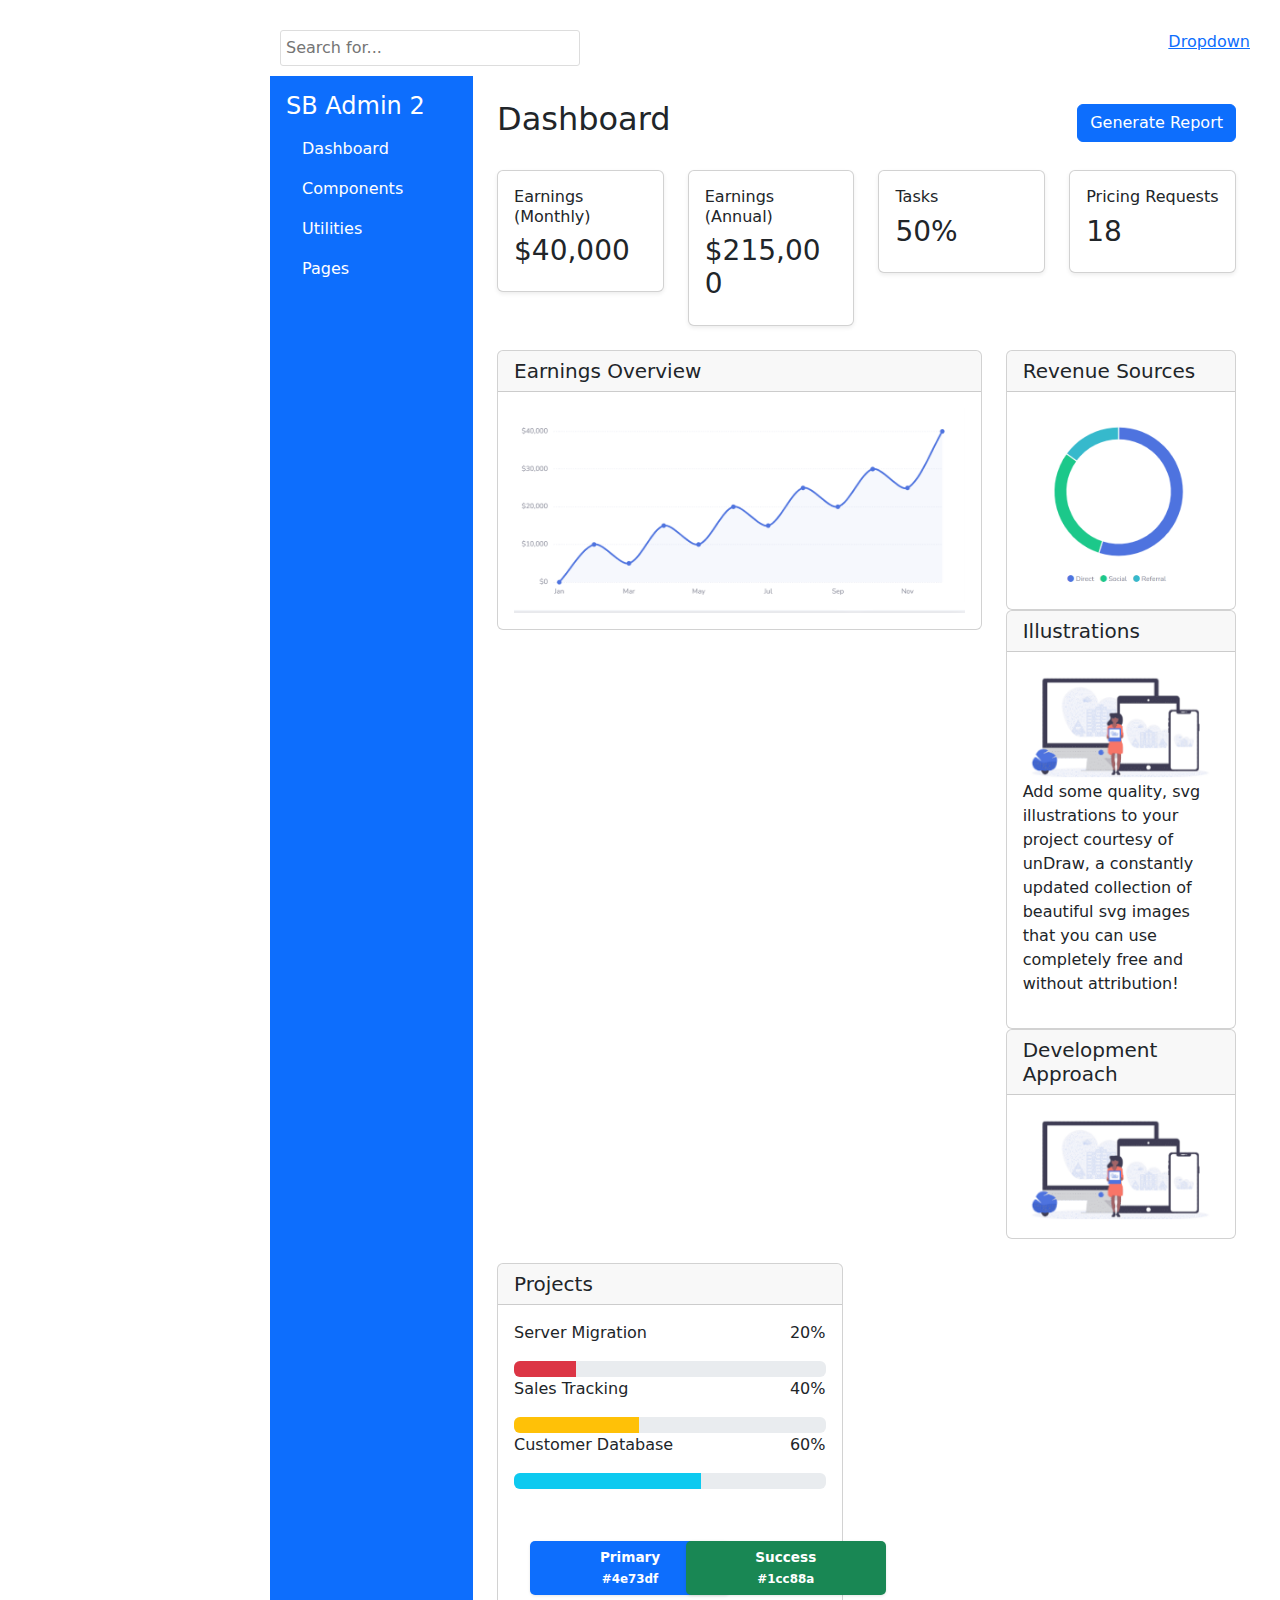
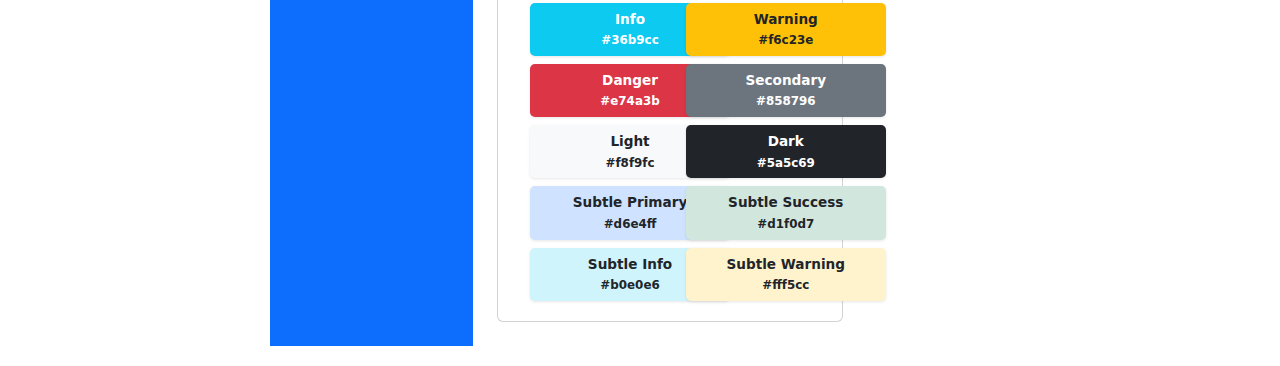
<file: 307.6/index.html>
<!DOCTYPE html>
<html lang="en">
<head>
    <meta charset="UTF-8">
    <meta name="viewport" content="width=device-width, initial-scale=1.0">
    <title>Document</title>
    <link rel="stylesheet" href="index.css">
    <link
      href="https://cdn.jsdelivr.net/npm/bootstrap@5.3.3/dist/css/bootstrap.min.css"
      rel="stylesheet"
      integrity="sha384-QWTKZyjpPEjISv5WaRU9OFeRpok6YctnYmDr5pNlyT2bRjXh0JMhjY6hW+ALEwIH"
      crossorigin="anonymous"
    />
    <script defer src="https://cdn.jsdelivr.net/npm/bootstrap@5.3.3/dist/css/bootstrap.min.css"
    rel="stylesheet"
    integrity="sha384-QWTKZyjpPEjISv5WaRU9OFeRpok6YctnYmDr5pNlyT2bRjXh0JMhjY6hW+ALEwIH"
    crossorigin="anonymous">
</script>
 
<body>
    <!-- Sidebar & Navbar -->
    <div class="main-content">
        <nav class="topbar">
            <input type="text" placeholder="Search for..." class="search-bar">
        
            <div class="sidebar-logo">
                <a href="#">Dropdown</a>
        </div>
        </nav>
   
           
<div class="d-flex">
    <nav class="bg-primary text-white p-3 min-vh-100" style="width: 250px;">
        <h4 class="text-white">SB Admin 2</h4>
        <ul class="nav flex-column">
            <li class="nav-item"><a href="#" class="nav-link text-white">Dashboard</a></li>
            <li class="nav-item"><a href="#" class="nav-link text-white">Components</a></li>
            <li class="nav-item"><a href="#" class="nav-link text-white">Utilities</a></li>
            <li class="nav-item"><a href="#" class="nav-link text-white">Pages</a></li>
        </ul>
    </nav>

    <!-- Main Content -->
    <div class="container-fluid p-4">
        <div class="d-flex justify-content-between align-items-center mb-4">
            <h2>Dashboard</h2>
            <button class="btn btn-primary">Generate Report</button>
        </div>
      

        <!-- KPI Cards -->
        <div class="row">
            <div class="col-md-3">
                <div class="card shadow-sm p-3">
                    <h6>Earnings (Monthly)</h6>
                    <h3>$40,000</h3>
                </div>
            </div>
            <div class="col-md-3">
                <div class="card shadow-sm p-3">
                    <h6>Earnings (Annual)</h6>
                    <h3>$215,000</h3>
                </div>
            </div>
            <div class="col-md-3">
                <div class="card shadow-sm p-3">
                    <h6>Tasks</h6>
                    <h3>50%</h3>
                </div>
            </div>
            <div class="col-md-3">
                <div class="card shadow-sm p-3">
                    <h6>Pricing Requests</h6>
                    <h3>18</h3>
                </div>
            </div>
        </div>

        <!-- Graph and Chart -->
        <div class="row mt-4">
            <div class="col-md-8">
                <div class="card">
                    <h5 class="card-header">Earnings Overview</h5>
                    <div class="card-body">
                        <img src="./earnings.png" alt="Graph" class="img-fluid">
                    </div>
                </div>
            </div>
            <div class="col-md-4">
                <div class="card">
                    <h5 class="card-header">Revenue Sources</h5>
                    <div class="card-body">
                        <img src="./pie chart.png" alt="Pie Chart" class="img-fluid">
                    </div>
                </div>
            <div class="col-md-12">
            <div class="card">
                <h5 class="card-header">Illustrations</h5>
                <div class="card-body">
                    <img src="./illustration.png" alt="Illustrations" class="img-fluid">
                    <p>Add some quality, svg illustrations to your project courtesy of unDraw, a constantly updated collection of beautiful svg images that you can use completely free and without attribution!</p>
                </div>
            </div>
            <div class="col-md-12">
            <div class="card">
                <h5 class="card-header">Development Approach</h5>
                <div class="card-body">
                  <img src="./illustration.png" alt="Illustrations" class="img-fluid">
           </div>
          </div>
          </div>
        </div>
    </div>
        <!-- Progress Bars -->
        <div class="row mt-4">
            <div class="col-md-6">
                <div class="card">
                    <h5 class="card-header">Projects</h5>
                    <div class="card-body">
                        <p>Server Migration <span class="float-end">20%</span></p>
                        <div class="progress">
                            <div class="progress-bar bg-danger" style="width: 20%;"></div>
                        </div>

                        <p>Sales Tracking <span class="float-end">40%</span></p>
                        <div class="progress">
                            <div class="progress-bar bg-warning" style="width: 40%;"></div>
                        </div>

                        <p>Customer Database <span class="float-end">60%</span></p>
                        <div class="progress">
                            <div class="progress-bar bg-info" style="width: 60%;"></div>
                        </div>
                        <div class="container mt-5">
                            <div class="row">
                                <div class="col-md-6">
                                    <div class="color-box bg-primary text-white">Primary <br> <small>#4e73df</small></div>
                                </div>
                                <div class="col-md-6">
                                    <div class="color-box bg-success text-white">Success <br> <small>#1cc88a</small></div>
                                </div>
                            </div>
                            <div class="row">
                                <div class="col-md-6">
                                    <div class="color-box bg-info text-white">Info <br> <small>#36b9cc</small></div>
                                </div>
                                <div class="col-md-6">
                                    <div class="color-box bg-warning text-dark">Warning <br> <small>#f6c23e</small></div>
                                </div>
                            </div>
                            <div class="row">
                                <div class="col-md-6">
                                    <div class="color-box bg-danger text-white">Danger <br> <small>#e74a3b</small></div>
                                </div>
                                <div class="col-md-6">
                                    <div class="color-box bg-secondary text-white">Secondary <br> <small>#858796</small></div>
                                </div>
                            </div>
                            <div class="row">
                                <div class="col-md-6">
                                    <div class="color-box bg-light text-dark">Light <br> <small>#f8f9fc</small></div>
                                </div>
                                <div class="col-md-6">
                                    <div class="color-box bg-dark text-white">Dark <br> <small>#5a5c69</small></div>
                                </div>
                            </div>
                            <div class="row">
                                <div class="col-md-6">
                                    <div class="color-box bg-primary-subtle text-dark">Subtle Primary <br> <small>#d6e4ff</small></div>
                                </div>
                                <div class="col-md-6">
                                    <div class="color-box bg-success-subtle text-dark">Subtle Success <br> <small>#d1f0d7</small></div>
                                </div>
                            </div>
                            <div class="row">
                                <div class="col-md-6">
                             <div class="color-box bg-info-subtle text-dark">Subtle Info <br> <small>#b0e0e6</small></div>
                            </div>
                            <div class="col-md-6">
                        <div class="color-box bg-warning-subtle text-dark">Subtle Warning <br> <small>#fff5cc</small></div>
                     </div>
                   </div>
                 </div>
                </div>

                

        </div>
    </div>

                
         
                

</body>
</html>
</file>
<file: 307.6/index.css>
body {
    display: flex;
    font-family: Arial, sans-serif;
    background-color: #f8f9fc;
}

.sidebar {
    width: 250px;
    background-color: #4e73df;
    color: white;
    height: 100vh;
    padding: 20px;
    position: fixed;
}

.sidebar ul {
    list-style: none;
    padding: 0;
}

.sidebar ul li {
    padding: 10px;
    cursor: pointer;
    margin-bottom: 5px;
}

.sidebar ul li.active,
.sidebar ul li:hover {
    background-color: #375ac2;
    border-radius: 5px;
}

.main-content {
    margin-left: 250px;
    padding: 20px;
    width: 100%;
}

.topbar {
    display: flex;
    justify-content: space-between;
    background-color: white;
    padding: 10px;
    border-radius: 5px;
}

.search-bar {
    width: 300px;
    padding: 5px;
    border: 1px solid #ddd;
    border-radius: 3px;
}

.stat-card {
    background-color: white;
    padding: 20px;
    border-radius: 10px;
    box-shadow: 0 0 10px rgba(0, 0, 0, 0.1);
    text-align: center;
}

.stat-title {
    font-size: 14px;
    color: gray;
    text-transform: uppercase;
}


.illustration {
    height: 10px;
    border-radius: 20px;
    margin-bottom: 10px;
    width: 100%;
}

.Development-Approach {
    height: 10px;
    border-radius: 10px;
    margin-bottom: 10px;
    width: 100%;
}

.color-box {
    width: 200px;  /* Narrower width */
    padding: 6px;  /* Smaller padding */
    border-radius: 5px;
    margin: 4px;  /* Less space between boxes */
    text-align: center;
    font-size: 0.85rem;
    font-weight: bold;
    box-shadow: 0 1px 3px rgba(0, 0, 0, 0.1);
}
</file>
